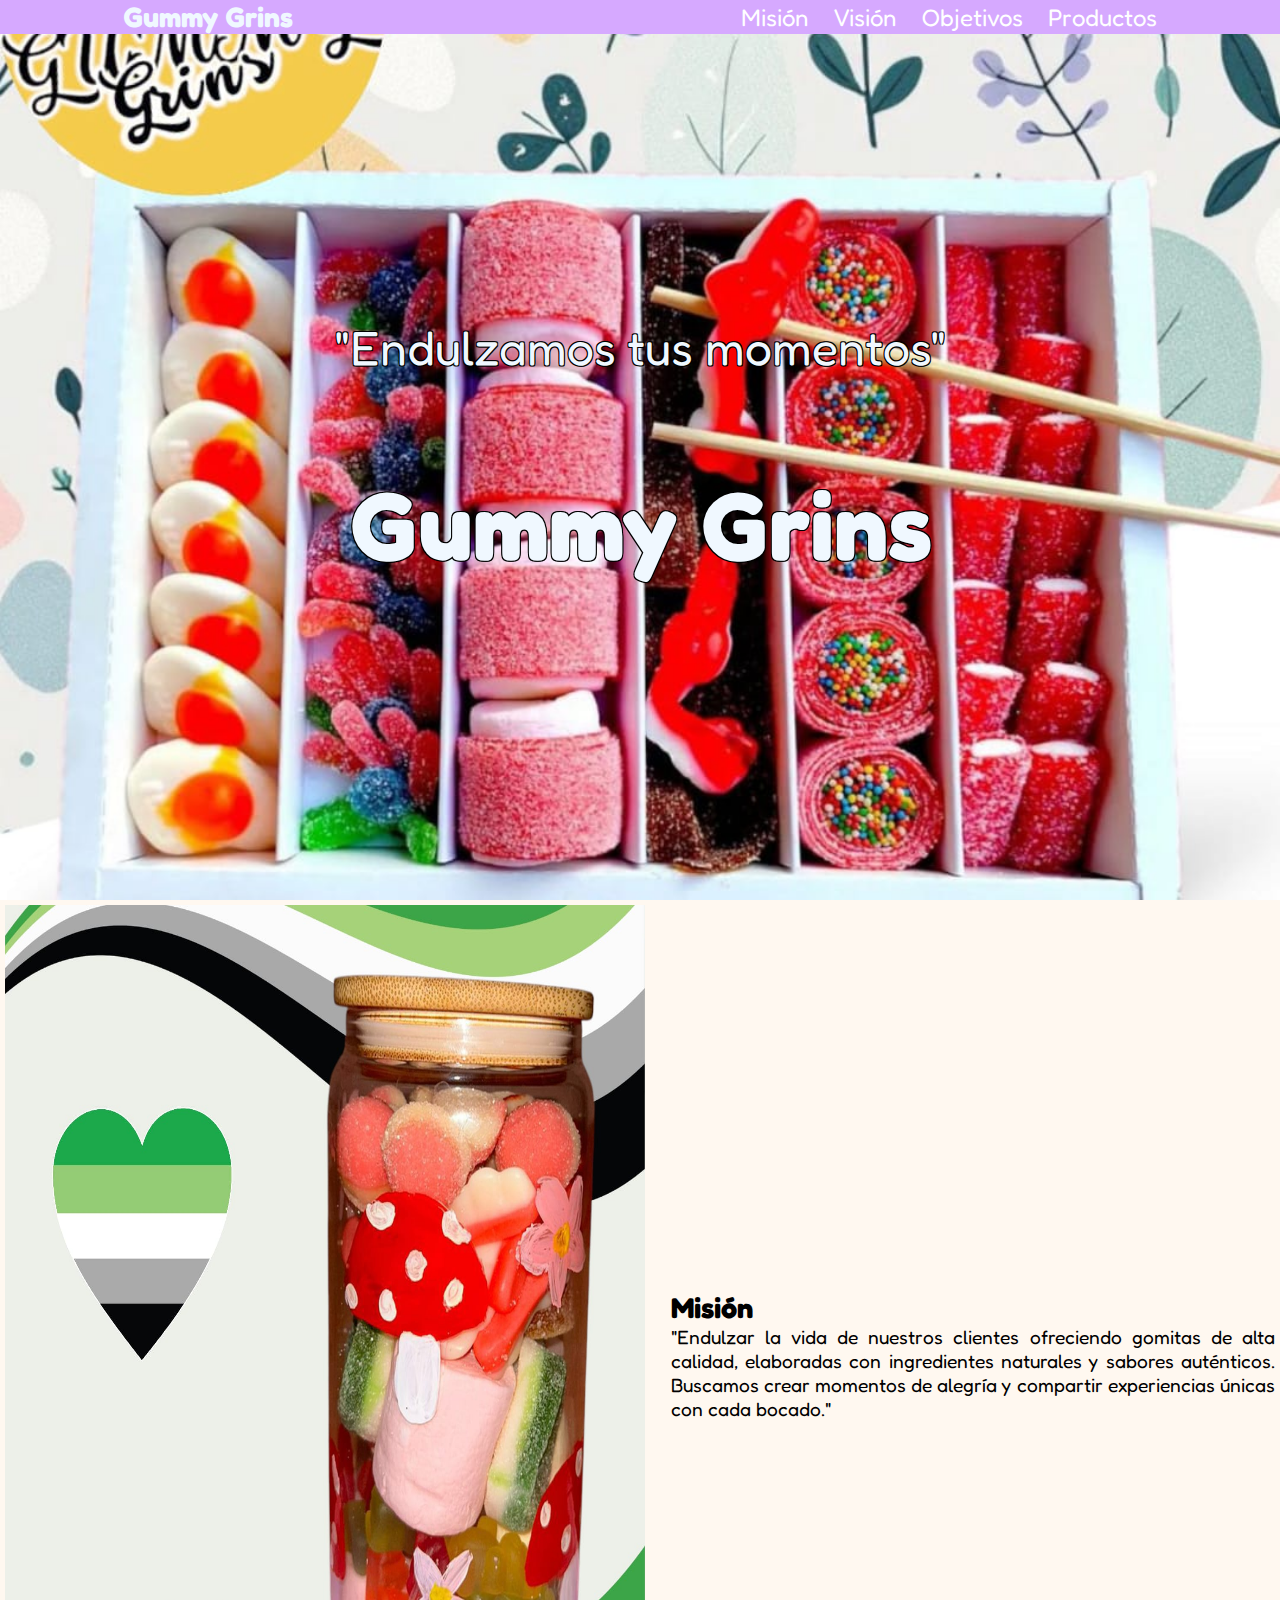
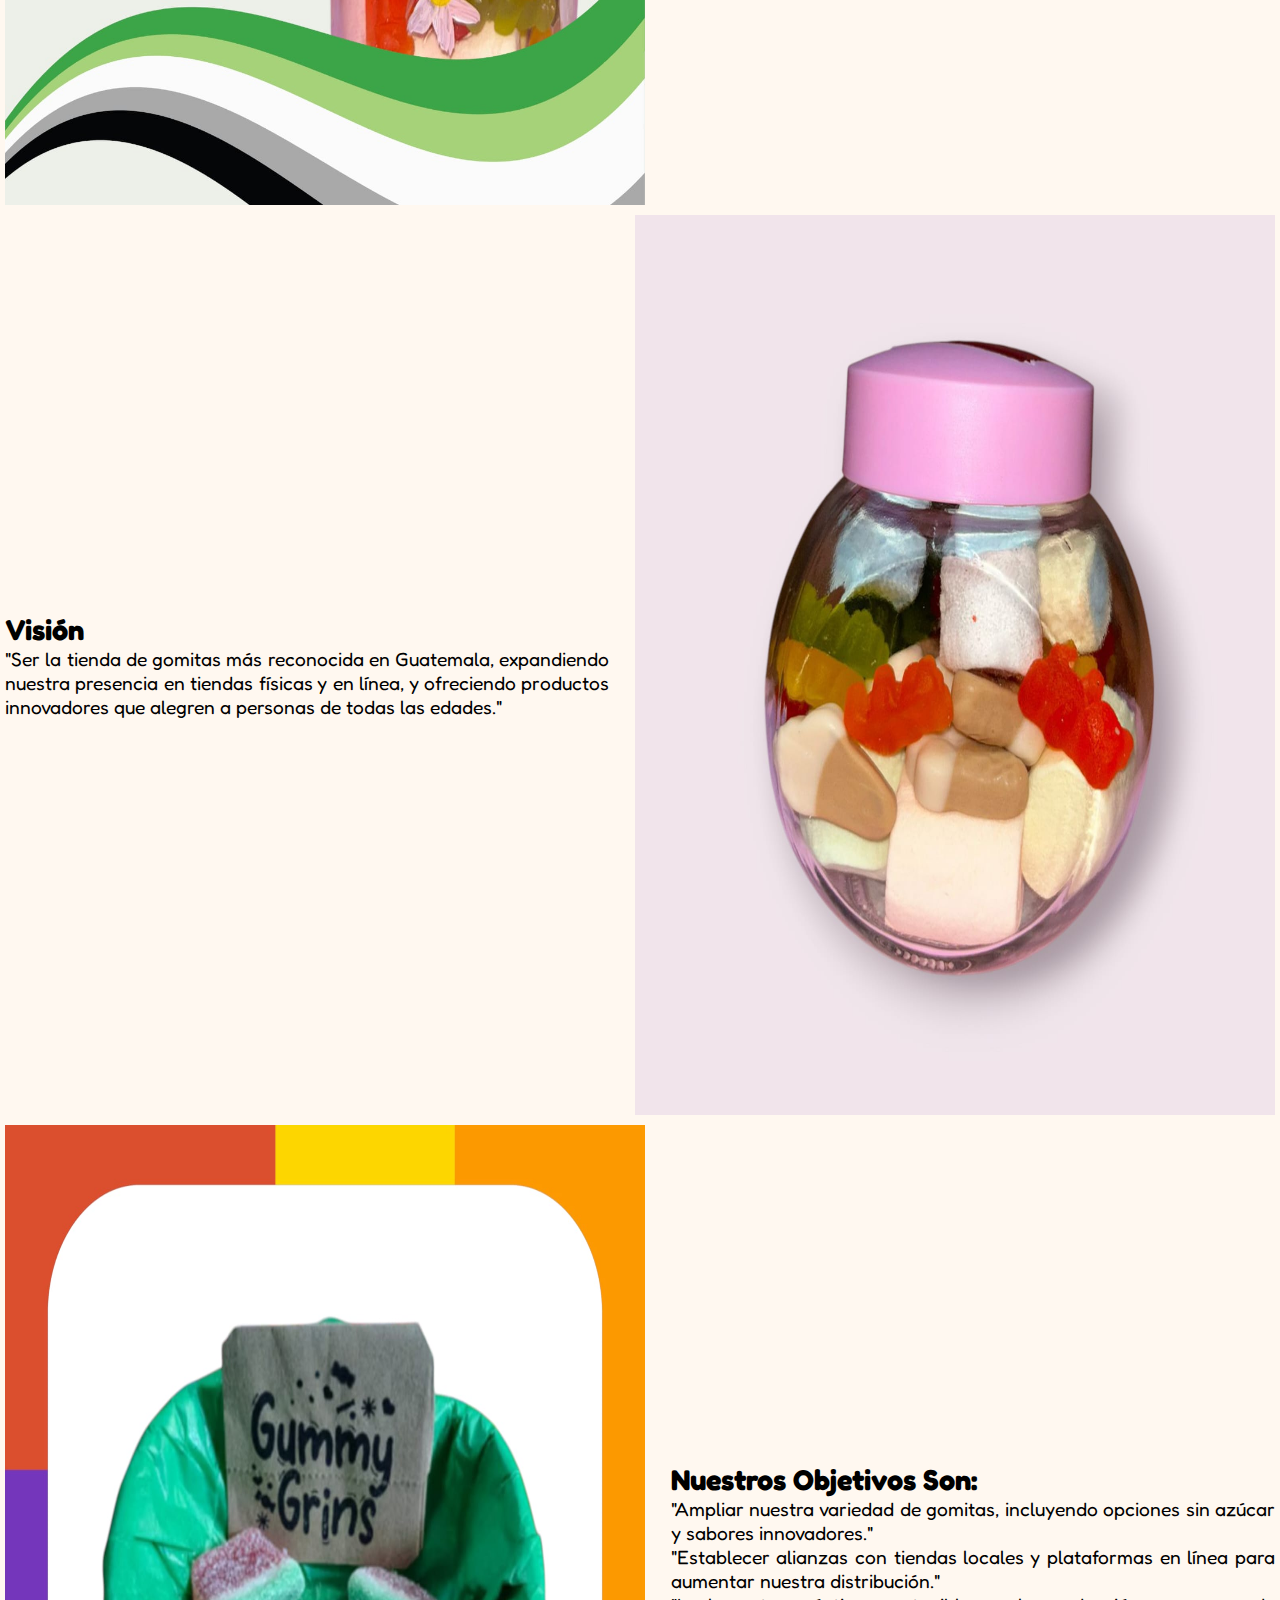
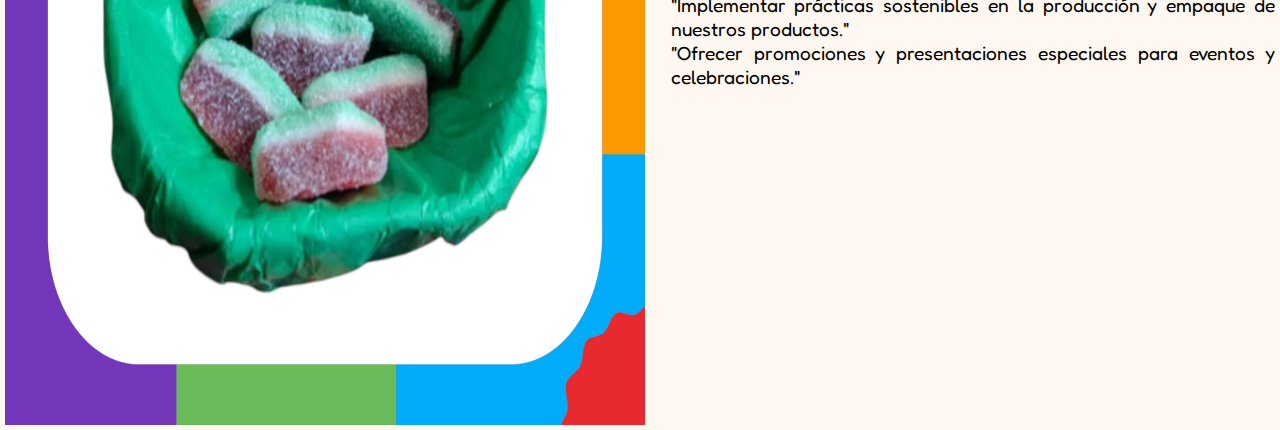
<file: index.html>
<!DOCTYPE html>
<html lang="es">

<head>
    <meta charset="UTF-8">
    <meta name="viewport" content="width=device-width, initial-scale=1.0">
    <title>Gummy Grins</title>
    <link rel="stylesheet" href="style.css">
    <link rel="preconnect" href="https://fonts.googleapis.com">
    <link rel="preconnect" href="https://fonts.gstatic.com" crossorigin>
    <link href="https://fonts.googleapis.com/css2?family=Fredoka:wght@300..700&display=swap" rel="stylesheet">
    <link rel="preconnect" href="https://fonts.googleapis.com">
    <link rel="preconnect" href="https://fonts.gstatic.com" crossorigin>
    <link
        href="https://fonts.googleapis.com/css2?family=Fredoka:wght@300..700&family=Quicksand:wght@300..700&display=swap"
        rel="stylesheet">
</head>

<body>
    <nav>
        <h3>Gummy Grins</h3>
        <div class="secciones">
            <a href="#Mision">Misión</a>
            <a href="#Vision">Visión</a>
            <a href="#Objetivos">Objetivos</a>
            <a href="productos.html">Productos</a>
        </div>
    </nav>
    <header>
        <p>"Endulzamos tus momentos"</p>
        <h1>Gummy Grins</h1>
        <link rel="stylesheet" href="style.css">
    </header>
    <main>
        <section id="Mision">
            <div class="mv">
                <img class="imgmv" src="img/Imagen1.jpeg" alt="gomitas en un vaso">
                <div class="texmv">
                    <h2>Misión</h2>
                    <p>"Endulzar la vida de nuestros clientes ofreciendo gomitas de alta calidad, elaboradas con
                        ingredientes naturales y sabores auténticos. Buscamos crear momentos de alegría y compartir
                        experiencias únicas con cada bocado."</p>
                </div>
            </div>
        </section>
        <section id="Vision">
            <div class="mv">
                <div class="texmv">
                    <h2>Visión</h2>
                    <p>"Ser la tienda de gomitas más reconocida en Guatemala, expandiendo nuestra presencia en tiendas
                        físicas y en línea, y ofreciendo productos innovadores que alegren a personas de todas las
                        edades."</p>
                </div>
                <img class="imgmv" src="img/Imagen2.jpeg" alt="Gomitas de colores">
            </div>
        </section>
        <section id="Objetivos">
            <div class="mv">
                <img class="imgmv" src="img/Imagen3.jpeg" alt="">
                <div class="texmv">
                    <h2>Nuestros Objetivos Son:</h2>
                    <p>"Ampliar nuestra variedad de gomitas, incluyendo opciones sin azúcar y sabores
                        innovadores."<br>"Establecer alianzas con tiendas locales y plataformas en línea para aumentar
                        nuestra distribución."<br> "Implementar prácticas sostenibles en la producción y empaque de
                        nuestros productos."<br> "Ofrecer promociones y presentaciones especiales para eventos y
                        celebraciones." </p>
                </div>
            </div>
        </section>
    </main>
    <footer></footer>
</body>

</html>
</file>
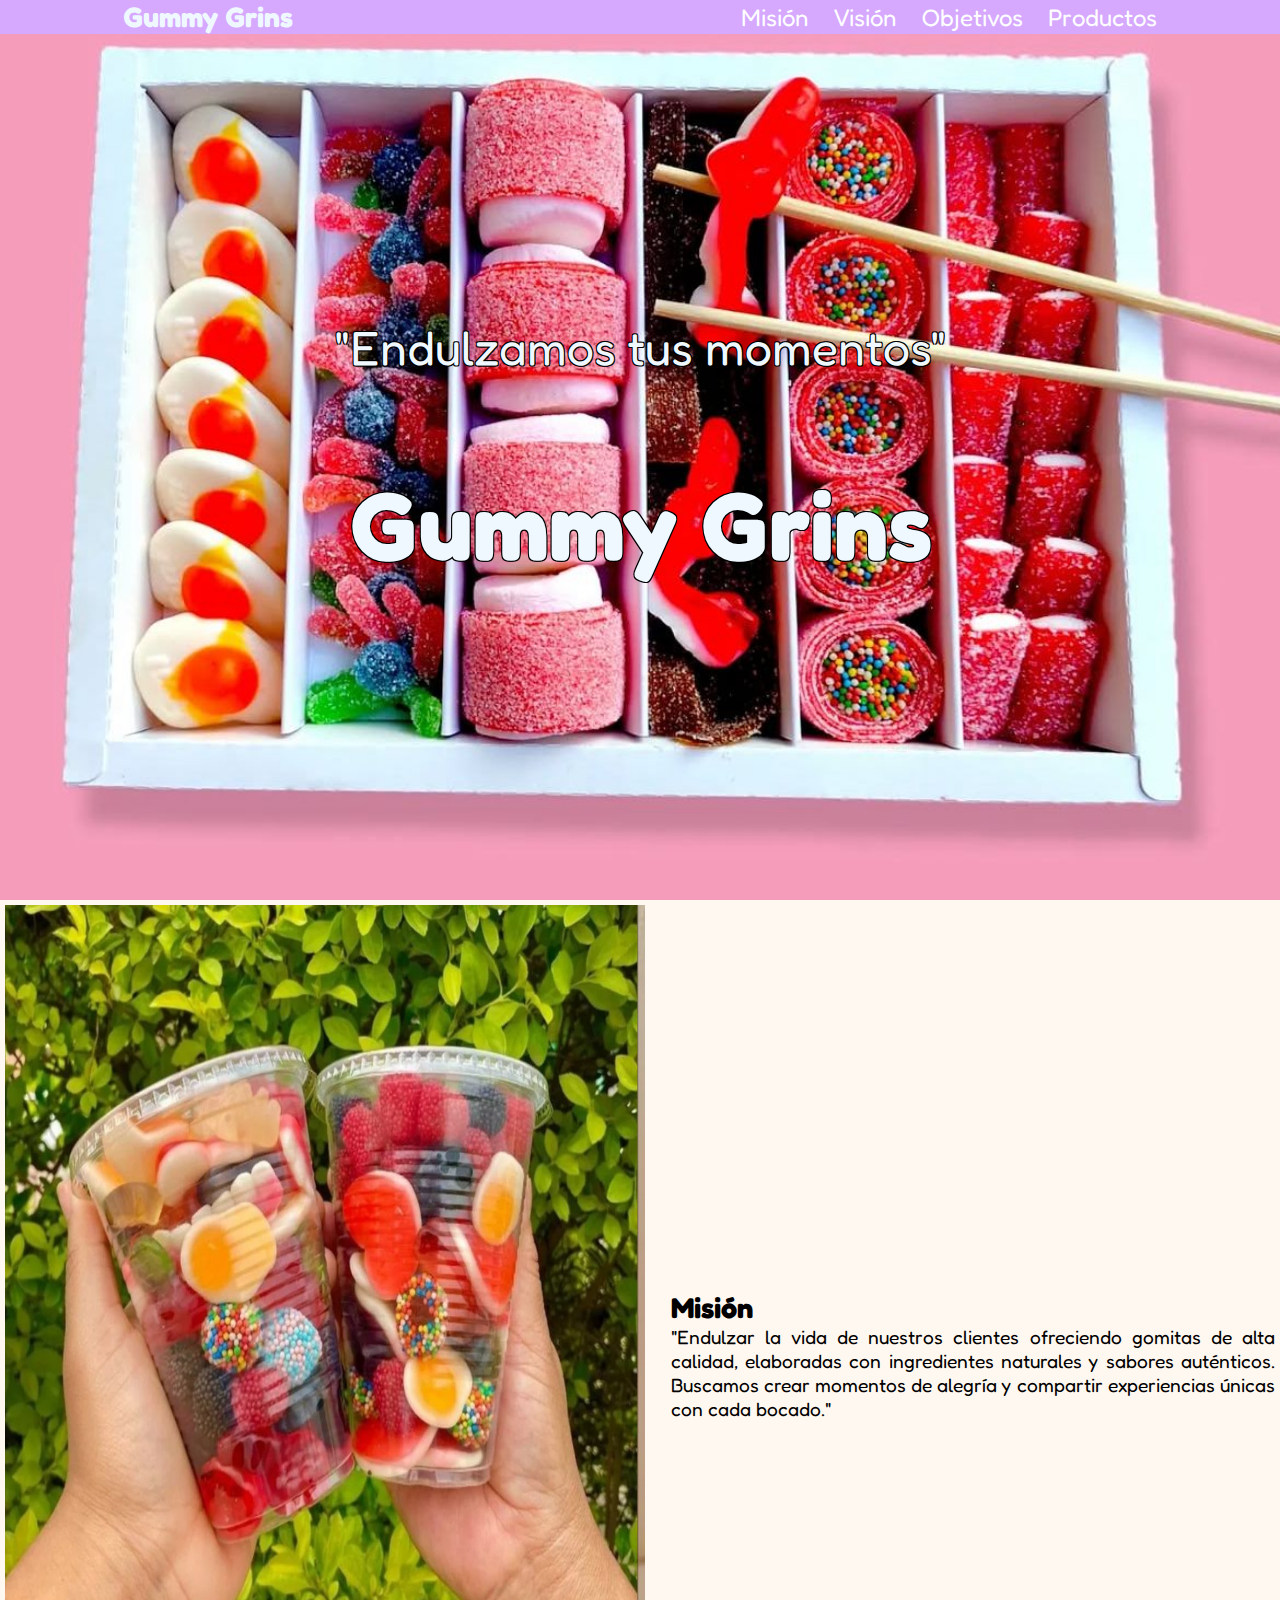
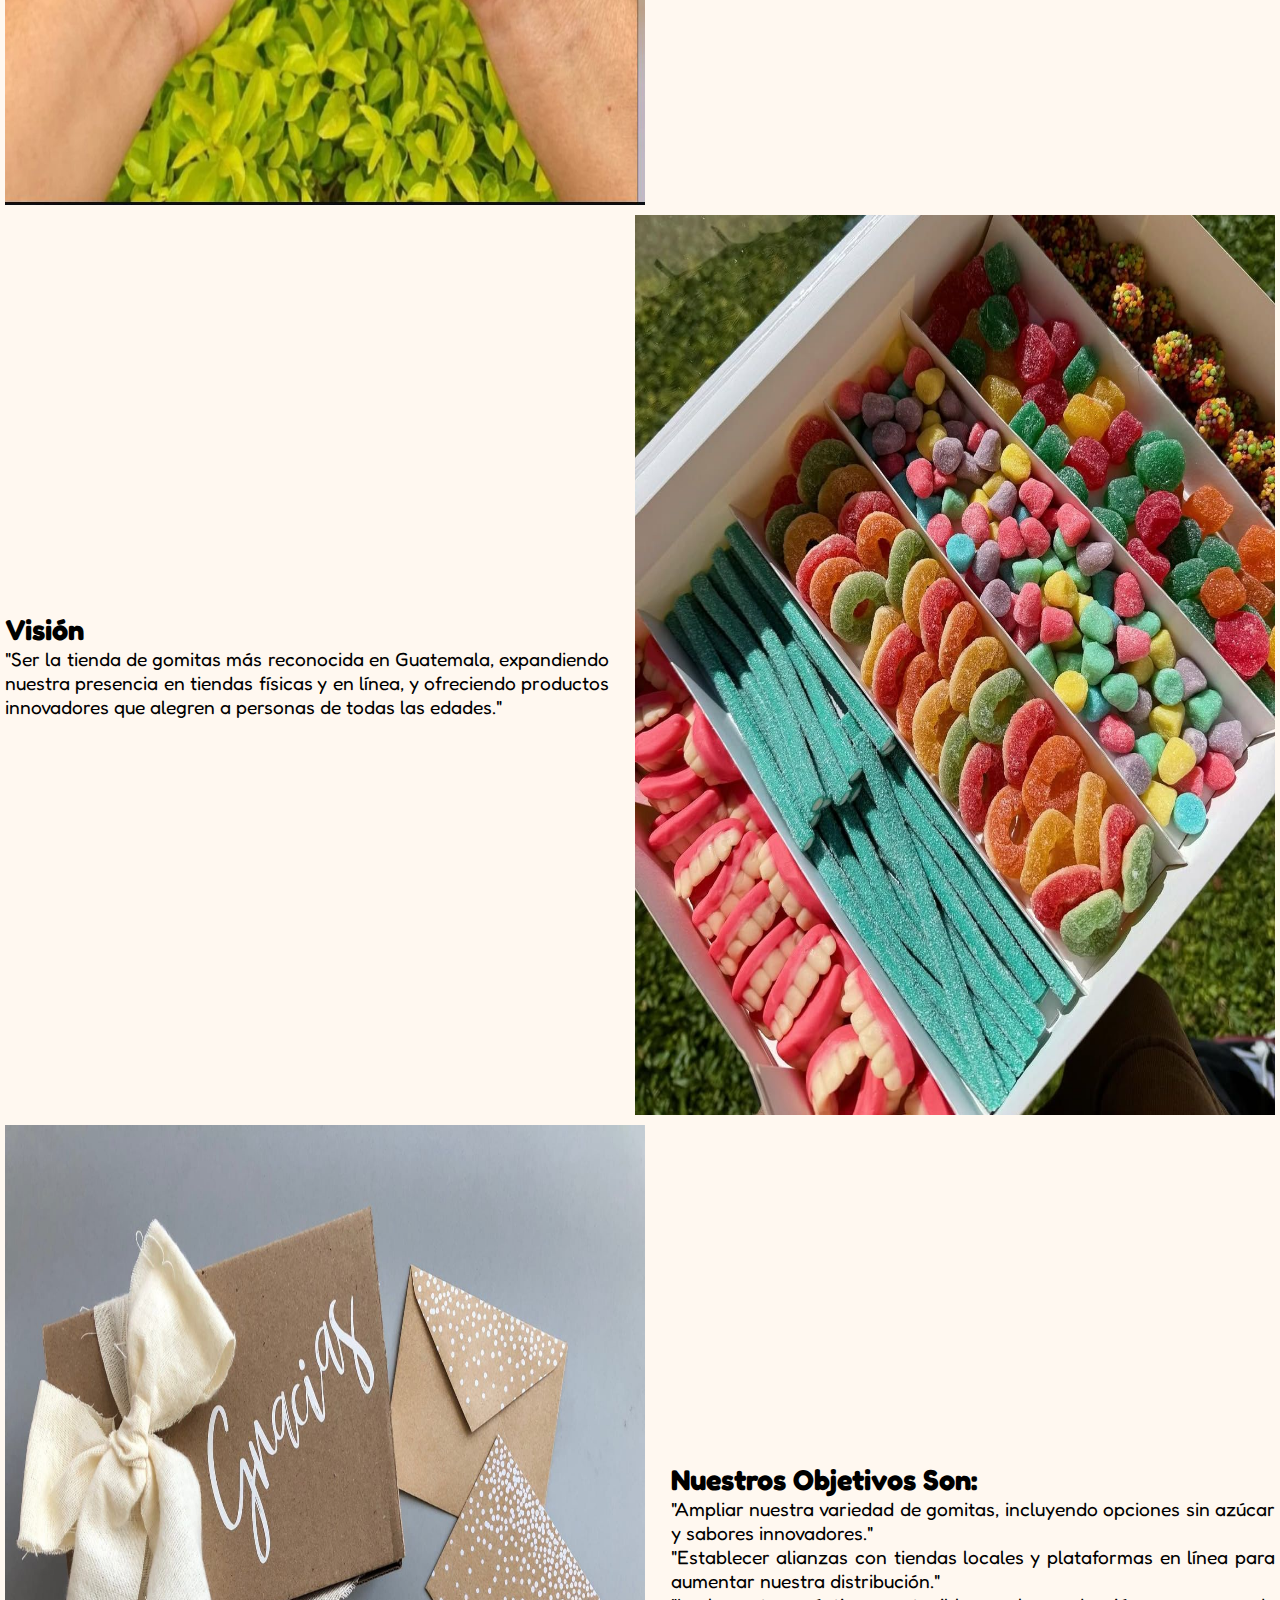
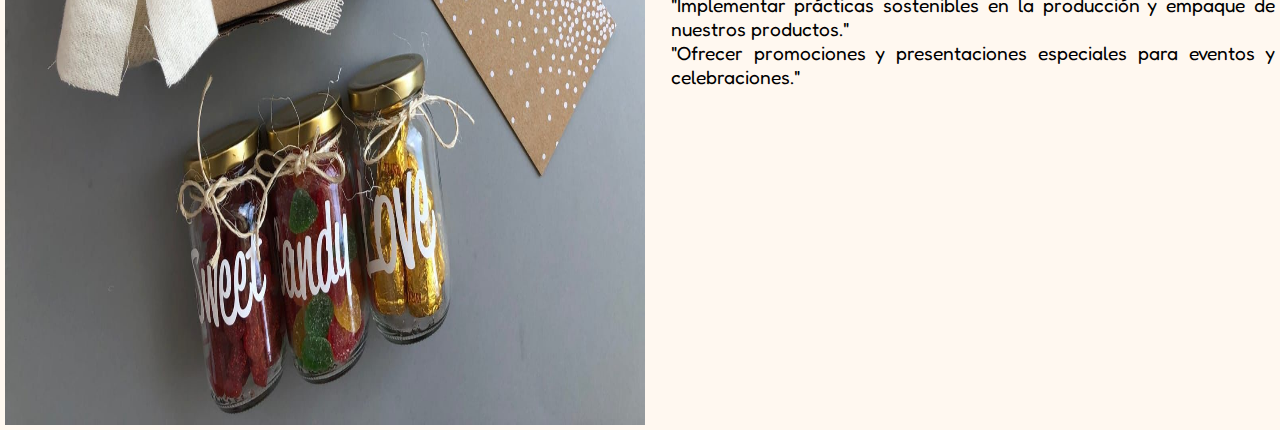
<file: Welmer/index.html>
<!DOCTYPE html>
<html lang="es">

<head>
    <meta charset="UTF-8">
    <meta name="viewport" content="width=device-width, initial-scale=1.0">
    <title>Gummy Grins</title>
    <link rel="stylesheet" href="style.css">
    <link rel="preconnect" href="https://fonts.googleapis.com">
    <link rel="preconnect" href="https://fonts.gstatic.com" crossorigin>
    <link href="https://fonts.googleapis.com/css2?family=Fredoka:wght@300..700&display=swap" rel="stylesheet">
    <link rel="preconnect" href="https://fonts.googleapis.com">
    <link rel="preconnect" href="https://fonts.gstatic.com" crossorigin>
    <link
        href="https://fonts.googleapis.com/css2?family=Fredoka:wght@300..700&family=Quicksand:wght@300..700&display=swap"
        rel="stylesheet">
</head>

<body>
    <nav>
        <h3>Gummy Grins</h3>
        <div class="secciones">
            <a href="#Mision">Misión</a>
            <a href="#Vision">Visión</a>
            <a href="#Objetivos">Objetivos</a>
            <a href="productos.html">Productos</a>
        </div>
    </nav>
    <header>
        <p>"Endulzamos tus momentos"</p>
        <h1>Gummy Grins</h1>
        <link rel="stylesheet" href="style.css">
    </header>
    <main>
        <section id="Mision">
            <div class="mv">
                <img class="imgmv" src="img/IMG-20250424-WA0011.jpg" alt="gomitas en un vaso">
                <div class="texmv">
                    <h2>Misión</h2>
                    <p>"Endulzar la vida de nuestros clientes ofreciendo gomitas de alta calidad, elaboradas con
                        ingredientes naturales y sabores auténticos. Buscamos crear momentos de alegría y compartir
                        experiencias únicas con cada bocado."</p>
                </div>
            </div>
        </section>
        <section id="Vision">
            <div class="mv">
                <div class="texmv">
                    <h2>Visión</h2>
                    <p>"Ser la tienda de gomitas más reconocida en Guatemala, expandiendo nuestra presencia en tiendas
                        físicas y en línea, y ofreciendo productos innovadores que alegren a personas de todas las
                        edades."</p>
                </div>
                <img class="imgmv" src="img/IMG-20250424-WA0012.jpg" alt="Gomitas de colores">
            </div>
        </section>
        <section id="Objetivos">
            <div class="mv">
                <img class="imgmv" src="img/IMG-20250424-WA0013.jpg" alt="">
                <div class="texmv">
                    <h2>Nuestros Objetivos Son:</h2>
                    <p>"Ampliar nuestra variedad de gomitas, incluyendo opciones sin azúcar y sabores
                        innovadores."<br>"Establecer alianzas con tiendas locales y plataformas en línea para aumentar
                        nuestra distribución."<br> "Implementar prácticas sostenibles en la producción y empaque de
                        nuestros productos."<br> "Ofrecer promociones y presentaciones especiales para eventos y
                        celebraciones." </p>
                </div>
            </div>
        </section>
    </main>
    <footer></footer>
</body>

</html>
</file>
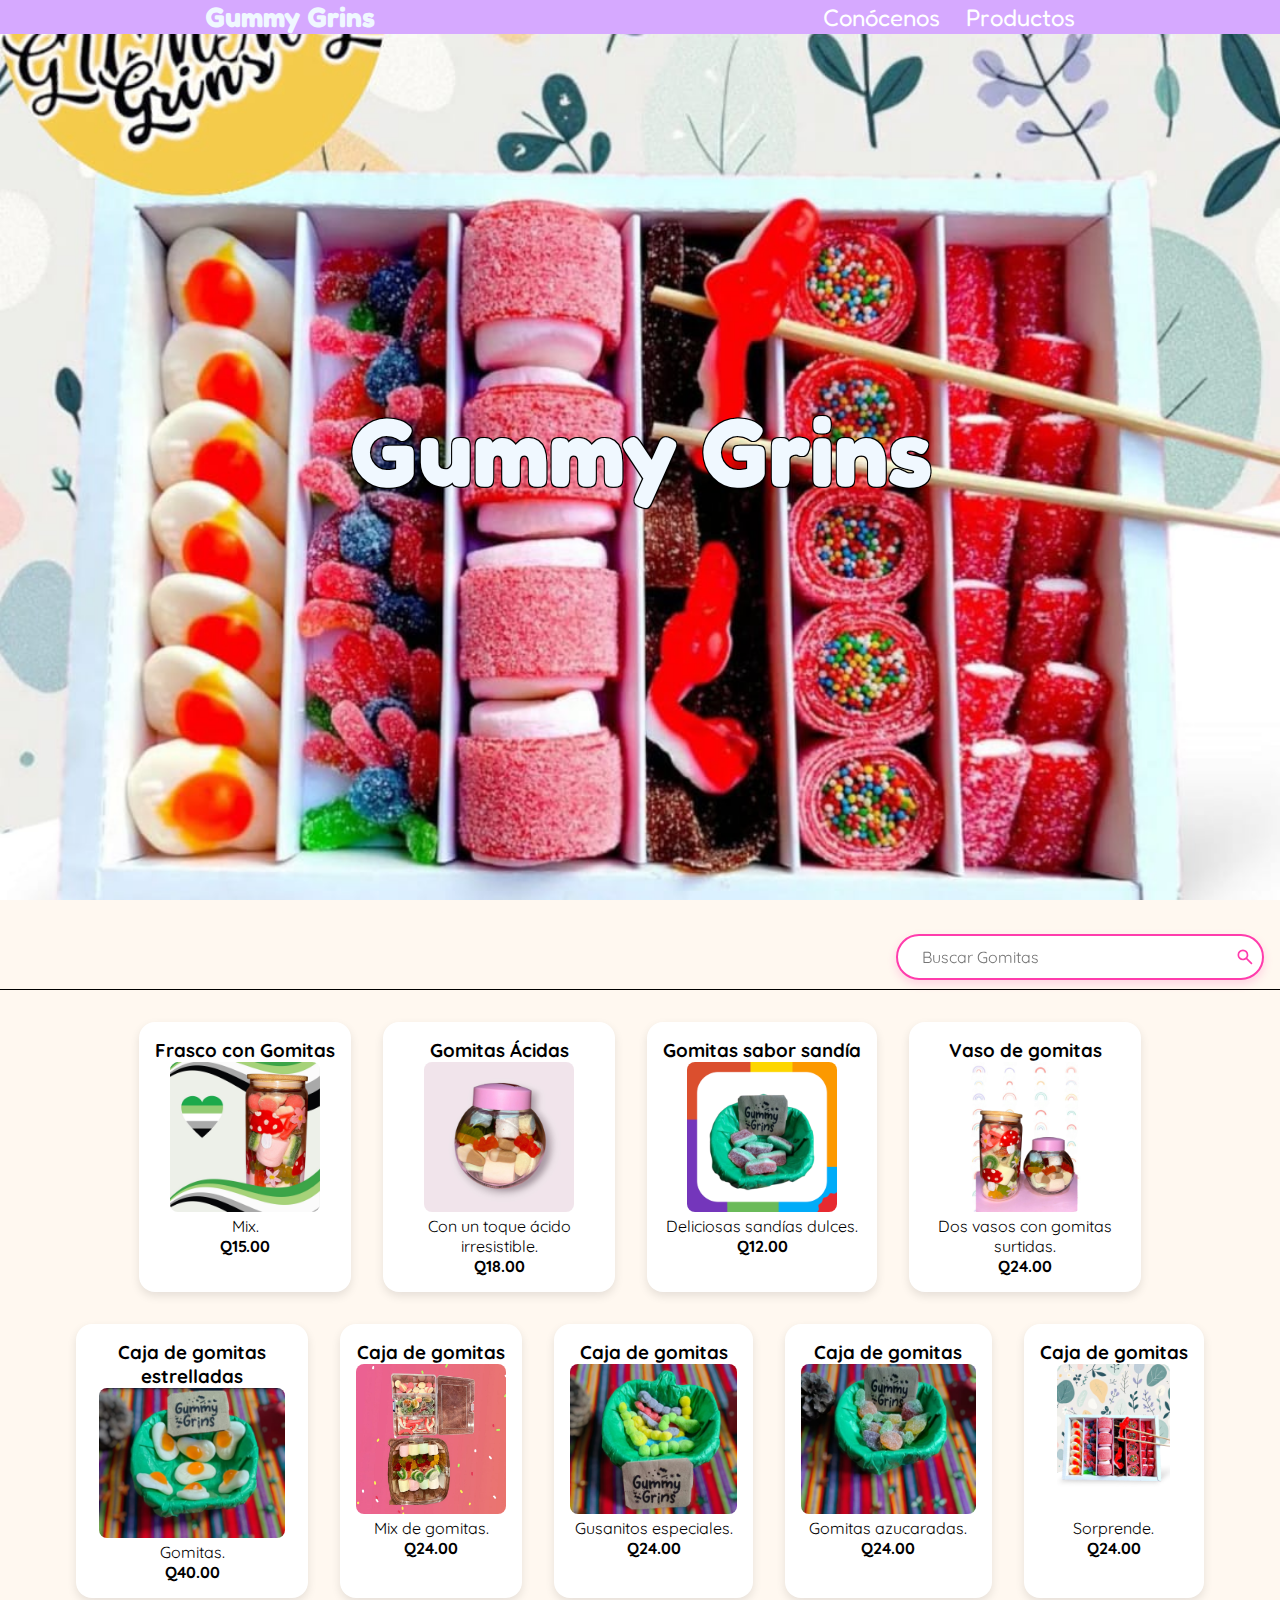
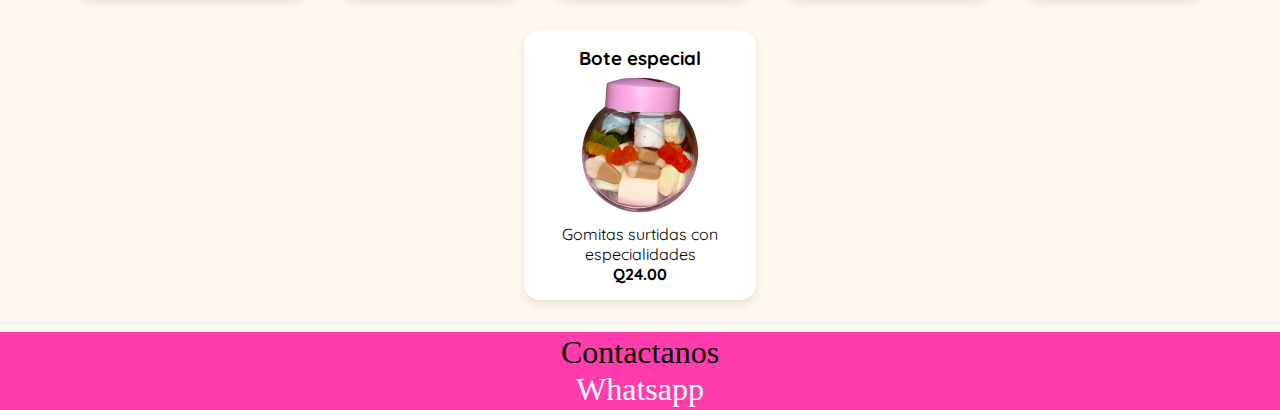
<file: productos.html>
<!DOCTYPE html>
<html lang="es">

<head>
    <meta charset="UTF-8">
    <meta name="viewport" content="width=device-width, initial-scale=1.0">
    <title>Productos</title>
    <link rel="stylesheet" href="style.css">
    <link rel="preconnect" href="https://fonts.googleapis.com">
    <link rel="preconnect" href="https://fonts.gstatic.com" crossorigin>
    <link href="https://fonts.googleapis.com/css2?family=Fredoka:wght@300..700&display=swap" rel="stylesheet">
    <link rel="preconnect" href="https://fonts.googleapis.com">
    <link rel="preconnect" href="https://fonts.gstatic.com" crossorigin>
    <link
        href="https://fonts.googleapis.com/css2?family=Fredoka:wght@300..700&family=Quicksand:wght@300..700&display=swap"
        rel="stylesheet">
</head>

<body>
    <nav>
        <h3>Gummy Grins</h3>
        <div class="secciones">
            <a href="index.html">Conócenos</a>
            <a href="#productos">Productos</a>
        </div>
    </nav>
    <header>
        <h1>Gummy Grins</h1>
        <link rel="stylesheet" href="style.css">
    </header>
    <main>
        <div class="contenido">
            <div class="search">
                <input type="text" name="search" id="search" placeholder="Buscar Gomitas">
                <span class="icono-busqueda">
                    <svg xmlns="http://www.w3.org/2000/svg" height="20" viewBox="0 -960 960 960" width="20"
                        fill="#FF3CAC">
                        <path
                            d="M784-120 532-372q-30 24-69 38t-83 14q-109 0-184.5-75.5T120-580q0-109 75.5-184.5T380-840q109 0 184.5 75.5T640-580q0 44-14 83t-38 69l252 252-56 56ZM380-400q75 0 127.5-52.5T560-580q0-75-52.5-127.5T380-760q-75 0-127.5 52.5T200-580q0 75 52.5 127.5T380-400Z" />
                    </svg>
                </span>
            </div>
            <section id="productos">
                <div class="cajaproductos">
                </div>
        </div>
        </section>
    </main>
    <footer class="FooterProductos">
        <p>Contactanos</p>
        <a href="http://wa.me/50237456754">Whatsapp</a>
    </footer>
    <script src="scripts.js"></script>
</body>

</html>
</file>
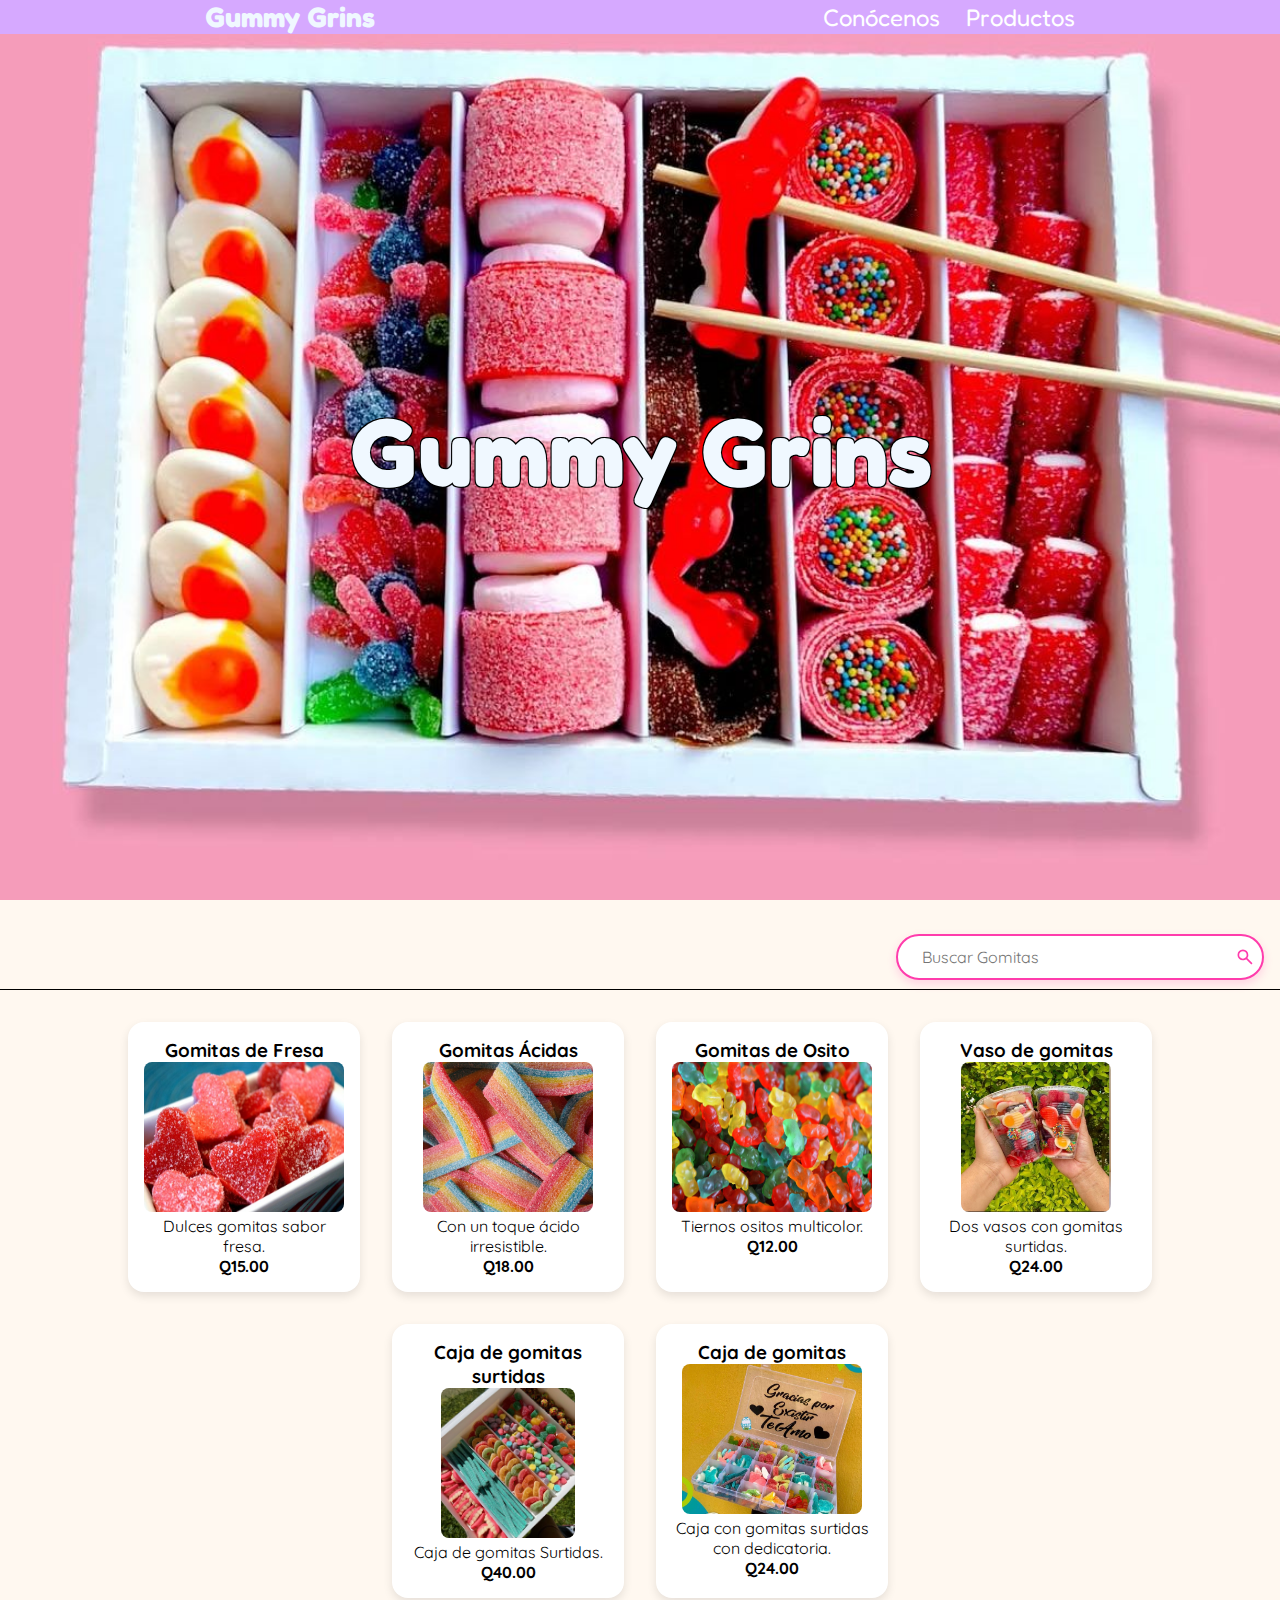
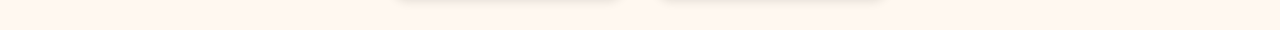
<file: Welmer/productos.html>
<!DOCTYPE html>
<html lang="es">

<head>
    <meta charset="UTF-8">
    <meta name="viewport" content="width=device-width, initial-scale=1.0">
    <title>Productos</title>
    <link rel="stylesheet" href="style.css">
    <link rel="preconnect" href="https://fonts.googleapis.com">
    <link rel="preconnect" href="https://fonts.gstatic.com" crossorigin>
    <link href="https://fonts.googleapis.com/css2?family=Fredoka:wght@300..700&display=swap" rel="stylesheet">
    <link rel="preconnect" href="https://fonts.googleapis.com">
    <link rel="preconnect" href="https://fonts.gstatic.com" crossorigin>
    <link
        href="https://fonts.googleapis.com/css2?family=Fredoka:wght@300..700&family=Quicksand:wght@300..700&display=swap"
        rel="stylesheet">
</head>

<body>
    <nav>
        <h3>Gummy Grins</h3>
        <div class="secciones">
            <a href="index.html">Conócenos</a>
            <a href="#productos">Productos</a>
        </div>
    </nav>
    <header>
        <h1>Gummy Grins</h1>
        <link rel="stylesheet" href="style.css">
    </header>
    <main>
        <div class="contenido">
            <div class="search">
                <input type="text" name="search" id="search" placeholder="Buscar Gomitas">
                <span class="icono-busqueda">
                    <svg xmlns="http://www.w3.org/2000/svg" height="20" viewBox="0 -960 960 960" width="20"
                        fill="#FF3CAC">
                        <path
                            d="M784-120 532-372q-30 24-69 38t-83 14q-109 0-184.5-75.5T120-580q0-109 75.5-184.5T380-840q109 0 184.5 75.5T640-580q0 44-14 83t-38 69l252 252-56 56ZM380-400q75 0 127.5-52.5T560-580q0-75-52.5-127.5T380-760q-75 0-127.5 52.5T200-580q0 75 52.5 127.5T380-400Z" />
                    </svg>
                </span>
            </div>
            <section id="productos">
                <div class="cajaproductos">
                </div>
        </div>
        </section>
    </main>
    <footer>

    </footer>
    <script src="scripts.js"></script>
</body>

</html>
</file>
<file: style.css>
* {
    margin: 0%;
    padding: 0%;
}

html {
    scroll-behavior: smooth;
}

body {
    background-color: #FFF8F0;
}

nav {
    display: flex;
    justify-content: center;
    text-align: center;
    align-items: center;
    align-content: center;
    position: fixed;
    color: aliceblue;
    width: 100vw;
    font-size: 1.5rem;
    background-color: #D6A9FF;
    font-family: "Fredoka", sans-serif;
    gap: 35vw;
}

.secciones {
    display: flex;
    flex-direction: row;
    gap: 2vw;
}

a {
    text-decoration: none;
    color: white;
}

header {
    display: flex;
    height: 100vh;
    justify-content: center;
    align-items: center;
    text-align: center;
    flex-direction: column;
    gap: 10vh;
    background-image:
        url("img/background.jpeg");
    background-size: cover;
    background-repeat: no-repeat;
    background-position: center;
    color: aliceblue;
    font-size: 3rem;
    font-family: "Fredoka", sans-serif;
    text-shadow:
        -1px -1px 0 #000,
        1px -1px 0 #000,
        -1px 1px 0 #000,
        1px 1px 0 #000;
}

main {
    display: block;
}

.mv {
    display: flex;
    flex-direction: row;
    justify-content: center;
    align-items: center;
    text-align: center;
    gap: 2vw;
    padding: 5px;
}

.texmv {
    text-align: justify;
    font-size: 1.2rem;
    font-family: "Fredoka", sans-serif;
}

.imgmv {
    height: 100vh;
    width: 50vw;
}

.contenido {
    display: flex;
    flex-direction: column;
}

.search {
    position: relative;
    display: flex;
    justify-content: center;
    padding: 1rem;
}

.search input {
    padding: 0.7rem 2.5rem 0.7rem 1.5rem;
    /* espacio para el ícono */
    font-size: 1rem;
    border: 2px solid #FF3CAC;
    border-radius: 2rem;
    outline: none;
    width: 300px;
    background: white;
    color: #333;
    font-family: 'Quicksand', sans-serif;
    box-shadow: 0 4px 10px rgba(255, 60, 172, 0.2);
    transition: all 0.3s ease;
}

.search input:focus {
    border-color: #FF6B81;
    box-shadow: 0 0 10px rgba(255, 107, 129, 0.4);
}

.icono-busqueda {
    position: absolute;
    right: 25px;
    top: 57%;
    transform: translateY(-50%);
    pointer-events: none;
}

.search {
    display: flex;
    flex-direction: row;
    justify-content: end;
    margin-top: 2vh;
    gap: 5px;
    padding-bottom: 1vh;
    border-bottom: solid 1px black;
}

.search svg input {
    margin-right: 5vw;
}

.cajaproductos {
    display: flex;
    flex-wrap: wrap;
    gap: 2rem;
    justify-content: center;
    padding: 2rem;
}

.productos {
    background: white;
    border-radius: 1rem;
    box-shadow: 0 4px 10px rgba(0, 0, 0, 0.1);
    padding: 1rem;
    max-width: 200px;
    text-align: center;
    font-family: 'Quicksand', sans-serif;
}

.productos img {
    max-width: 100%;
    height: 150px;
    border-radius: 0.5rem;
}

.imgproductos {
    height: 2vh;
}


/*Animaciones*/

/* Animación inicial al cargar */
.search input {
    animation: entradaInput 0.6s ease-in-out;
}

@keyframes entradaInput {
    0% {
        opacity: 0;
        transform: scale(0.9);
    }

    100% {
        opacity: 1;
        transform: scale(1);
    }
}

/* Animación al enfocar */
.search input:focus {
    transform: scale(1.03);
}

.FooterProductos {
    background-color: #FF3CAC;
    text-align: center;
    font-size: 2rem;
    padding: 2px;
}
</file>
<file: Welmer/style.css>
* {
    margin: 0%;
    padding: 0%;
}

html {
    scroll-behavior: smooth;
}

body {
    background-color: #FFF8F0;
}

nav {
    display: flex;
    justify-content: center;
    text-align: center;
    align-items: center;
    align-content: center;
    position: fixed;
    color: aliceblue;
    width: 100vw;
    font-size: 1.5rem;
    background-color: #D6A9FF;
    font-family: "Fredoka", sans-serif;
    gap: 35vw;
}

.secciones {
    display: flex;
    flex-direction: row;
    gap: 2vw;
}

a {
    text-decoration: none;
    color: white;
}

header {
    display: flex;
    height: 100vh;
    justify-content: center;
    align-items: center;
    text-align: center;
    flex-direction: column;
    gap: 10vh;
    background-image:
        url("img/background.jpg");
    background-size: cover;
    background-repeat: no-repeat;
    background-position: center;
    color: aliceblue;
    font-size: 3rem;
    font-family: "Fredoka", sans-serif;
    text-shadow:
        -1px -1px 0 #000,
        1px -1px 0 #000,
        -1px 1px 0 #000,
        1px 1px 0 #000;
}

main {
    display: block;
}

.mv {
    display: flex;
    flex-direction: row;
    justify-content: center;
    align-items: center;
    text-align: center;
    gap: 2vw;
    padding: 5px;
}

.texmv {
    text-align: justify;
    font-size: 1.2rem;
    font-family: "Fredoka", sans-serif;
}

.imgmv {
    height: 100vh;
    width: 50vw;
}

.contenido {
    display: flex;
    flex-direction: column;
}

.search {
    position: relative;
    display: flex;
    justify-content: center;
    padding: 1rem;
}

.search input {
    padding: 0.7rem 2.5rem 0.7rem 1.5rem;
    /* espacio para el ícono */
    font-size: 1rem;
    border: 2px solid #FF3CAC;
    border-radius: 2rem;
    outline: none;
    width: 300px;
    background: white;
    color: #333;
    font-family: 'Quicksand', sans-serif;
    box-shadow: 0 4px 10px rgba(255, 60, 172, 0.2);
    transition: all 0.3s ease;
}

.search input:focus {
    border-color: #FF6B81;
    box-shadow: 0 0 10px rgba(255, 107, 129, 0.4);
}

.icono-busqueda {
    position: absolute;
    right: 25px;
    top: 57%;
    transform: translateY(-50%);
    pointer-events: none;
}

.search {
    display: flex;
    flex-direction: row;
    justify-content: end;
    margin-top: 2vh;
    gap: 5px;
    padding-bottom: 1vh;
    border-bottom: solid 1px black;
}

.search svg input {
    margin-right: 5vw;
}

.cajaproductos {
    display: flex;
    flex-wrap: wrap;
    gap: 2rem;
    justify-content: center;
    padding: 2rem;
}

.productos {
    background: white;
    border-radius: 1rem;
    box-shadow: 0 4px 10px rgba(0, 0, 0, 0.1);
    padding: 1rem;
    max-width: 200px;
    text-align: center;
    font-family: 'Quicksand', sans-serif;
}

.productos img {
    max-width: 100%;
    height: 150px;
    border-radius: 0.5rem;
}

.imgproductos {
    height: 2vh;
}


/*Animaciones*/

/* Animación inicial al cargar */
.search input {
    animation: entradaInput 0.6s ease-in-out;
}

@keyframes entradaInput {
    0% {
        opacity: 0;
        transform: scale(0.9);
    }

    100% {
        opacity: 1;
        transform: scale(1);
    }
}

/* Animación al enfocar */
.search input:focus {
    transform: scale(1.03);
}
</file>
